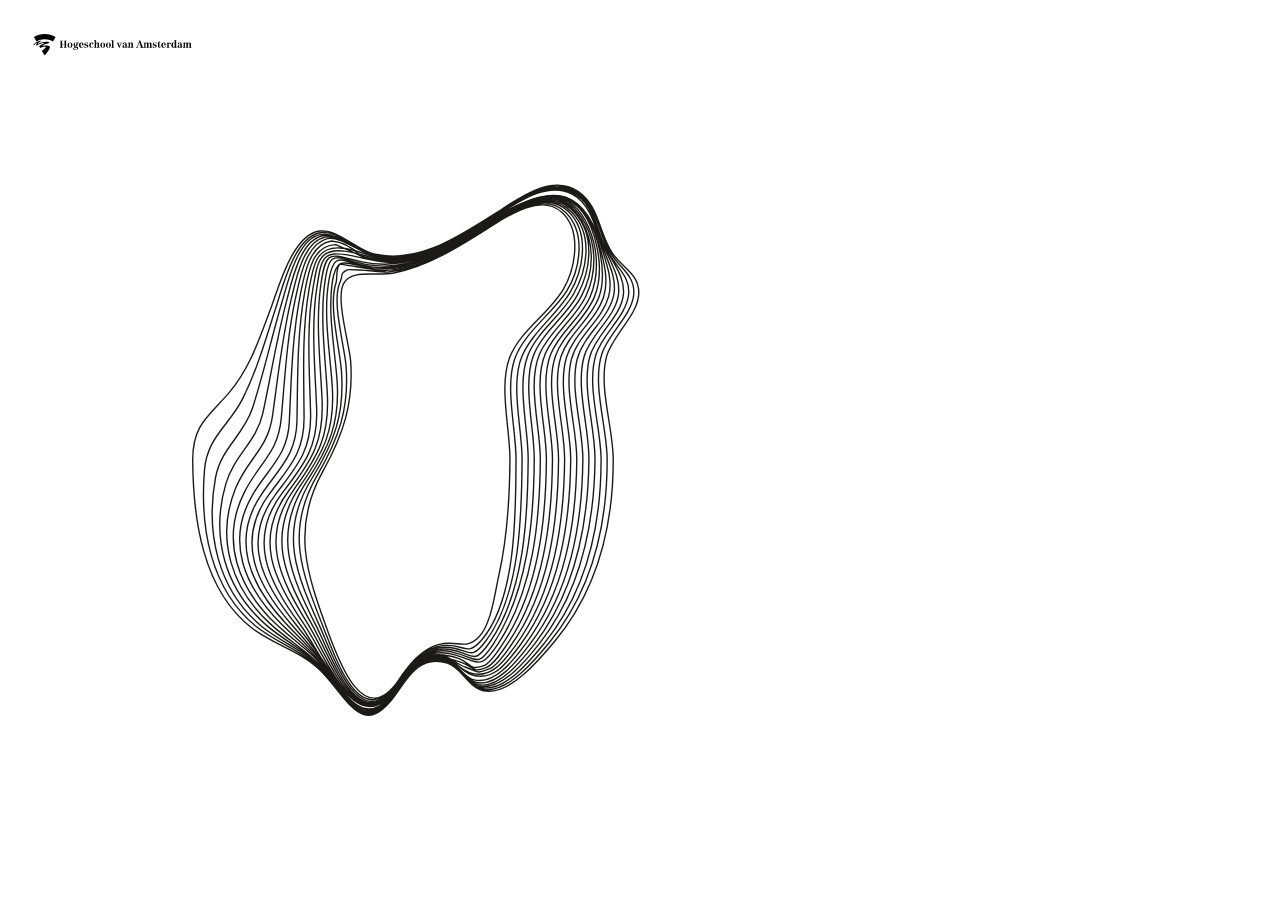
<file: index.html>
<!DOCTYPE html>
<html lang="en">
<head>
  <!-- Meta Data Contains Data about the data -->
  <meta charset="UTF-8">
  <meta name="viewport" content="width=device-width, initial-scale=1.0">
  <meta http-equiv="X-UA-Compatible" content="ie=edge">
  <link rel="stylesheet" type="text/css" href="style.css">
  <link rel="apple-touch-icon" sizes="180x180" href="./assets/icons/apple-touch-icon.png">
  <link rel="icon" type="image/png" sizes="32x32" href="./assets/icons/favicon-32x32.png">
  <link rel="icon" type="image/png" sizes="16x16" href="./assets/icons/favicon-16x16.png">
  <link rel="manifest" href="./assets/icons/site.webmanifest">
  <link rel="shortcut icon" href="./assets/icons/favicon.ico">
  <meta name="msapplication-TileColor" content="#da532c">
  <meta name="msapplication-config" content="./assets/icons/browserconfig.xml">
  <meta name="theme-color" content="#ff0000">
  <meta property="og:site_name" content="Hogeschool van Amsterdam">
  <meta property="og:title" content="Outburst Amsterdam">
  <meta property="og:url" content="http://outburst.amsterdam">
  <meta property="og:type" content="website">
  <meta property="og:description" content="The annual event celebrating the most outstanding work in ICT, fashion, digital interactive design, media & communication.">
  <meta property="og:image:url" content="./assets/share-image.jpg">
  <meta property="og:image" content="./assets/share-image.jpg">
  <title>Outburst Amsterdam - Unleash Creativity</title>
</head>
<body class="home">
  <main>
    <img class="hva-logo" src="./assets/hva-logo-dark-NL.svg" alt="University logo"">
    <div class="left">
        <img src="./assets/logo.svg" alt="Outburst dynamic logo">
        <span class="display">
          Un-<br>l<i>e</i>ash<br>
          Cre-<br>
          a<i>t</i>ivity
        </span>
    </div>
    <div class="right">
      <time datetime="2019-01-07">July 1-5</time>
      <h1>Outburst<br><span class="subtitle">Amsterdam</span></h1>
      <h2>THE ANNUAL EVENT CELEBRATING THE MOST OUTSTANDING WORK IN ICT, FASHION, DIGITAL INTERACTIVE DESIGN, MEDIA & COMMUNICATION</h2>
      <a class="secondary" href="/location">Location</a>
      <a class="primary" href="/program">Program</a><br /> 
                                        <br />  
                                        <br /> 
        <a class="primary" href="mailto:communicatie-fdmci@hva.nl"> contact</a><br /> 
       
    </div>
  </main>
</body>
</html>
</file>
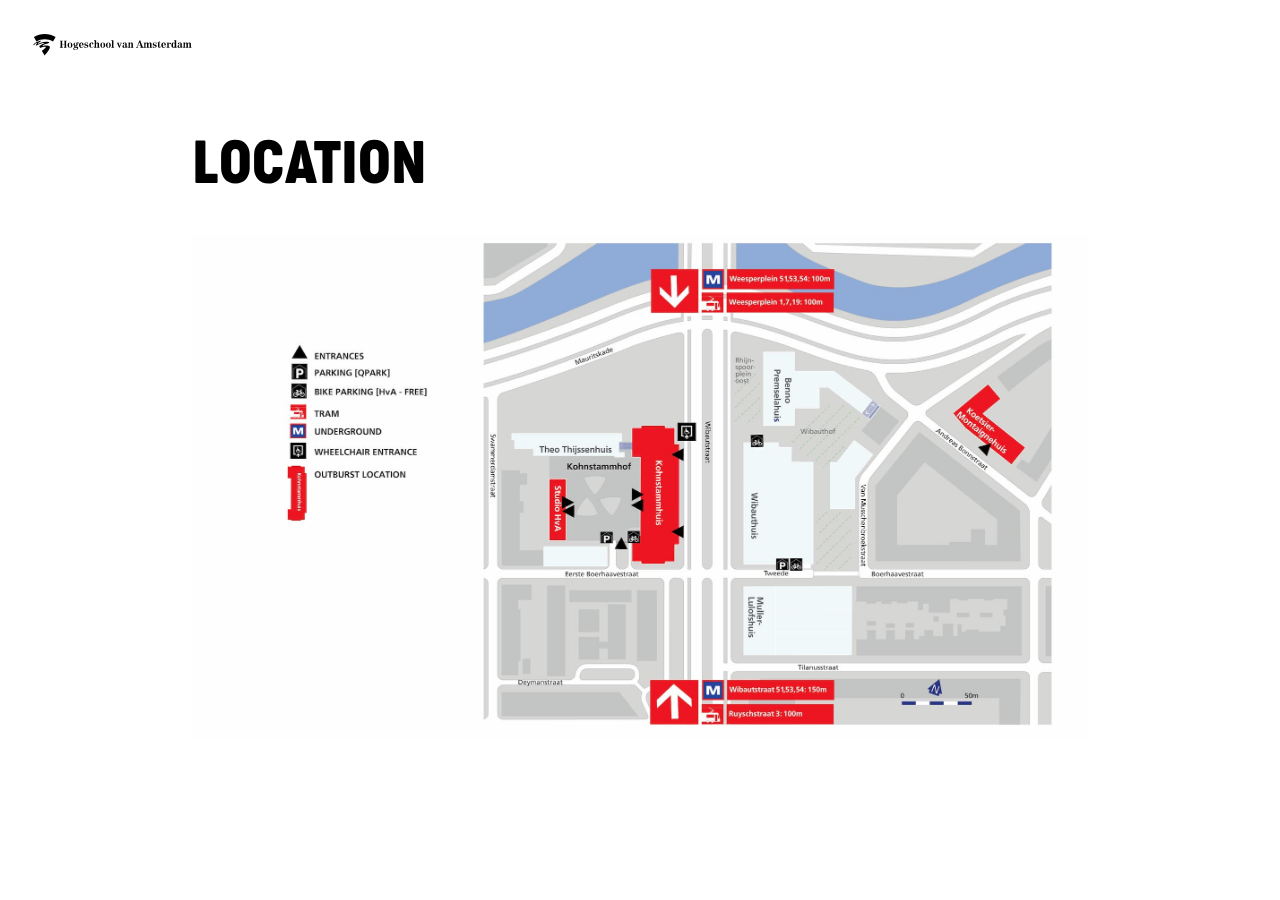
<file: location/index.html>
<!DOCTYPE html>
<html lang="en">
<head>
  <meta charset="UTF-8">
  <meta name="viewport" content="width=device-width, initial-scale=1.0">
  <meta http-equiv="X-UA-Compatible" content="ie=edge">
  <link rel="stylesheet" type="text/css" href="/style.css">
  <link rel="apple-touch-icon" sizes="180x180" href="./assets/icons/apple-touch-icon.png">
  <link rel="icon" type="image/png" sizes="32x32" href="./assets/icons/favicon-32x32.png">
  <link rel="icon" type="image/png" sizes="16x16" href="./assets/icons/favicon-16x16.png">
  <link rel="manifest" href="./assets/icons/site.webmanifest">
  <link rel="shortcut icon" href="./assets/icons/favicon.ico">
  <meta name="msapplication-TileColor" content="#da532c">
  <meta name="msapplication-config" content="./assets/icons/browserconfig.xml">
  <meta name="theme-color" content="#ffffff">
  <title>Outburst - Unleash Creativity</title>
</head>
<body>
    <a href="https://outburst.amsterdam/"><img class="hva-logo" src="/assets/hva-logo-dark-NL.svg" alt="University logo""></a>
    <section class="default location">
    <div class="container">
    <h1> Location </h1>
      <img src="/assets/hva-locations-map.jpg" alt="Map of the Amstelcampus showing all locations">
    </div>
    </section>
</body>
</file>
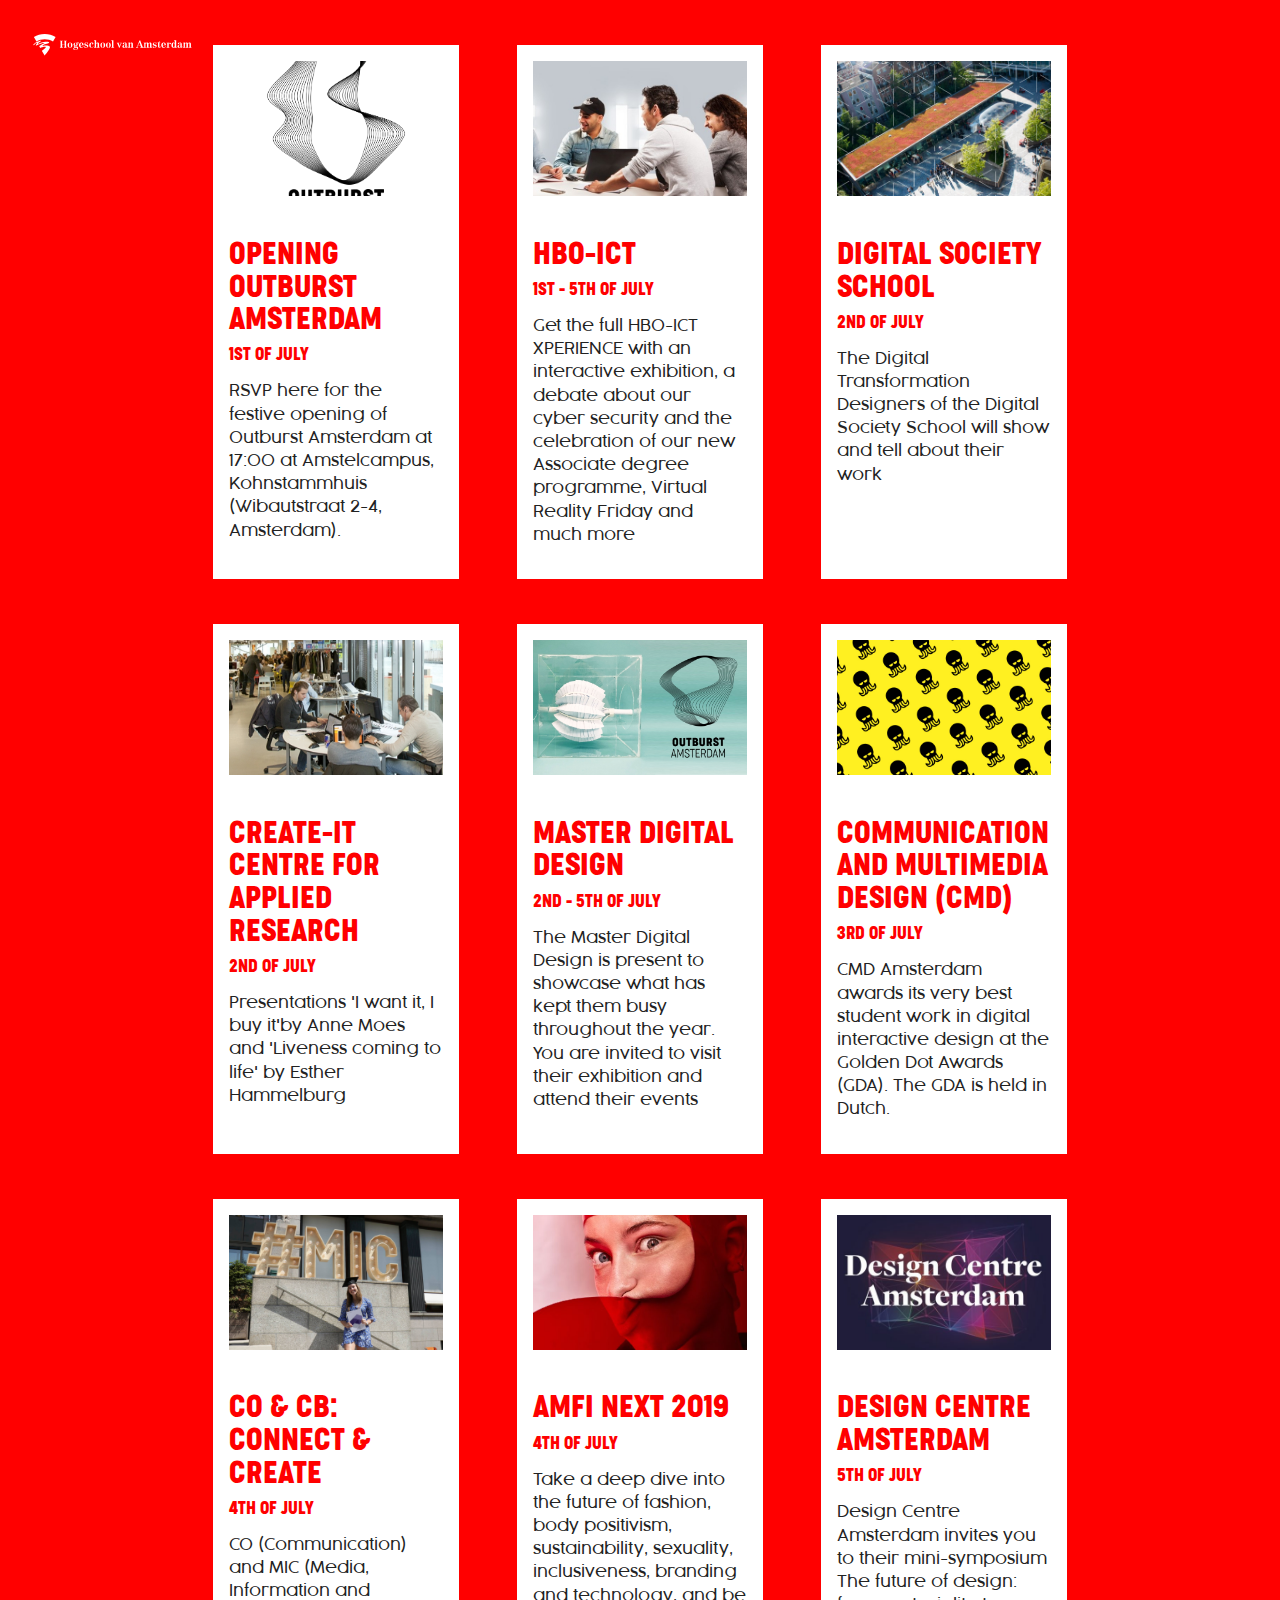
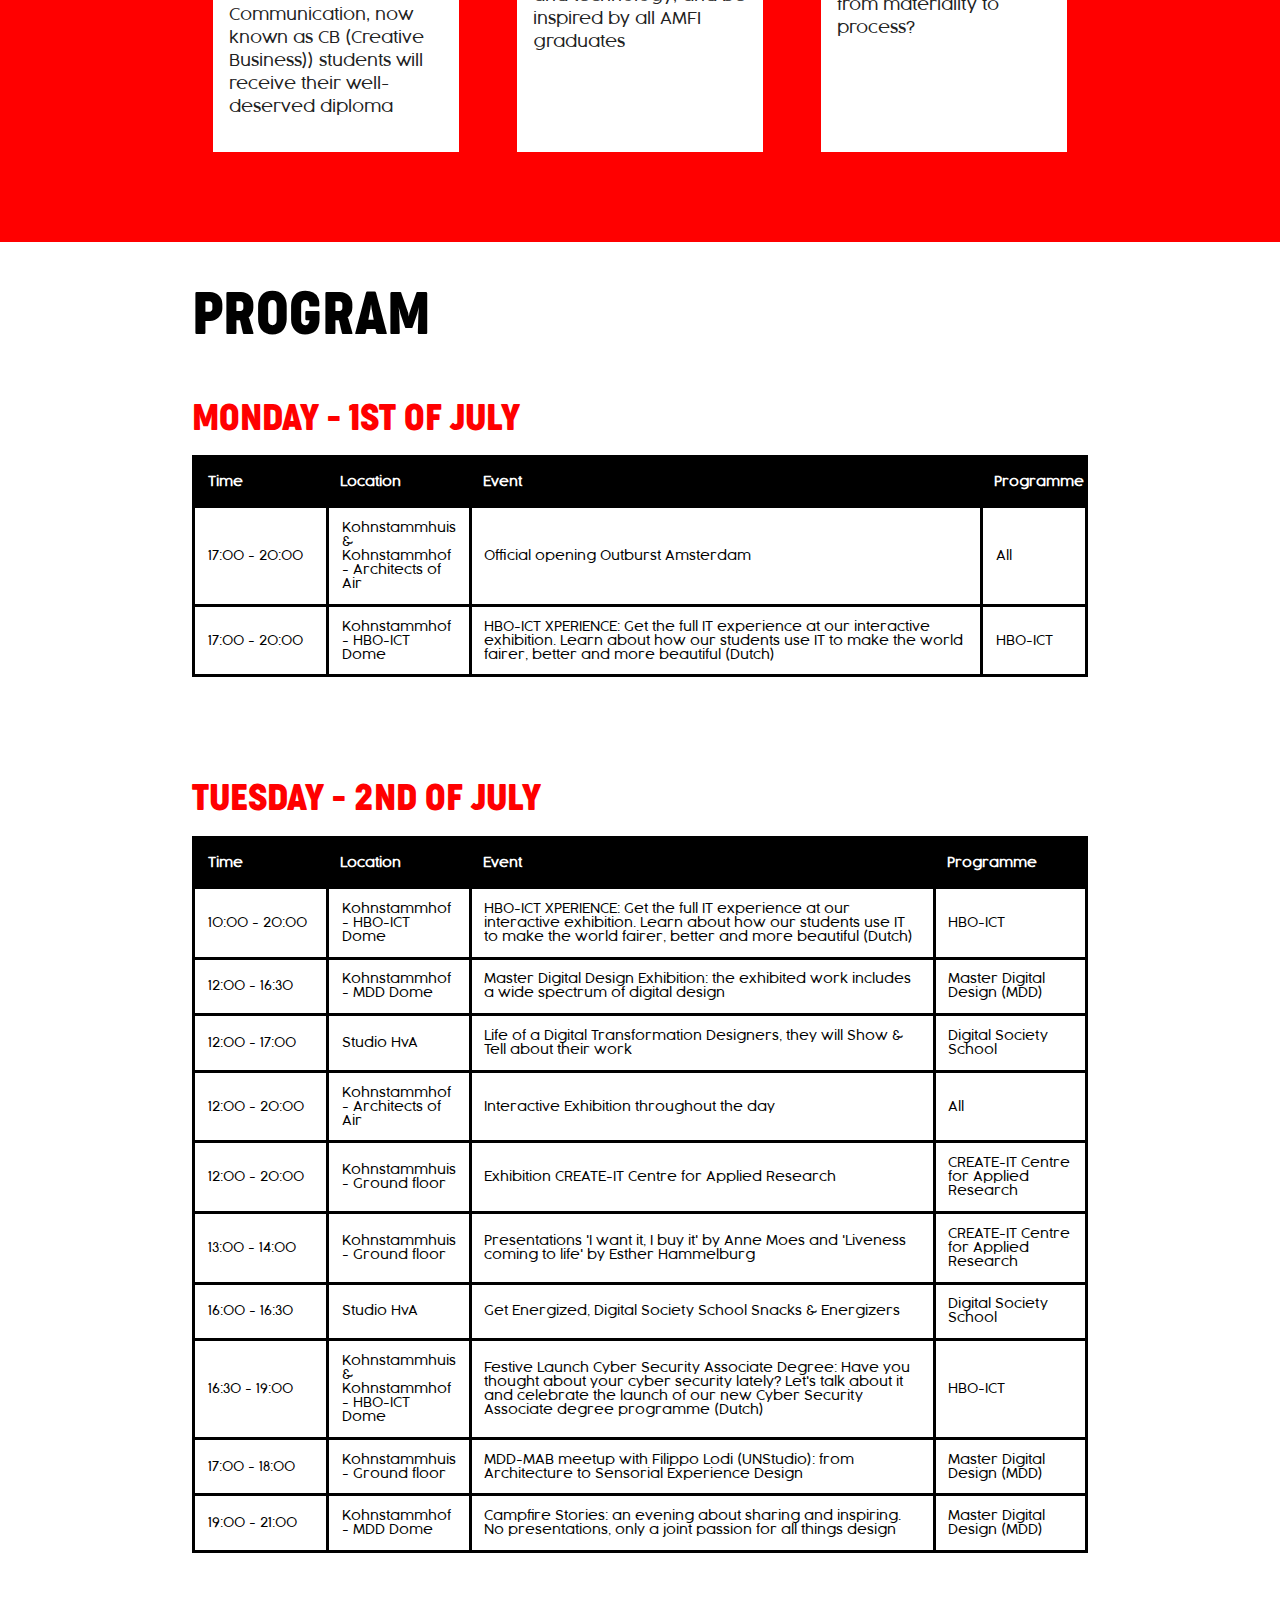
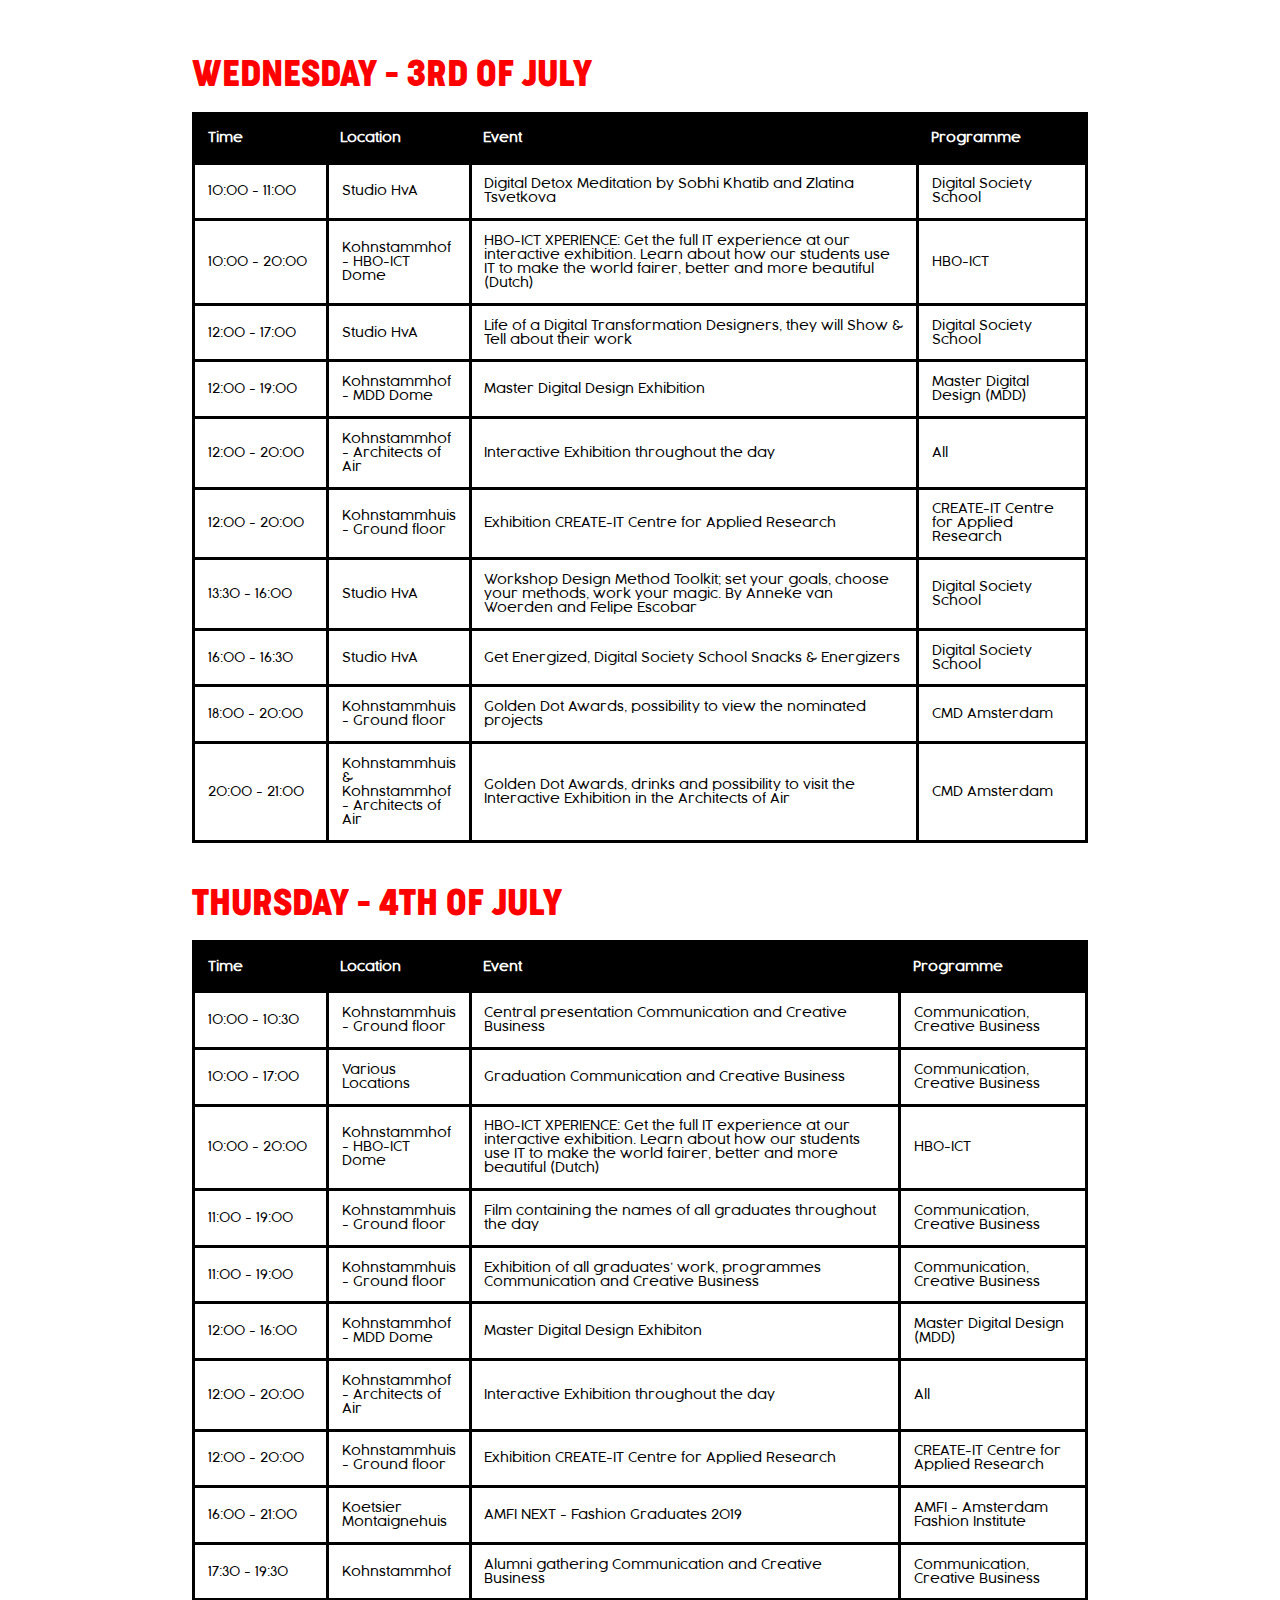
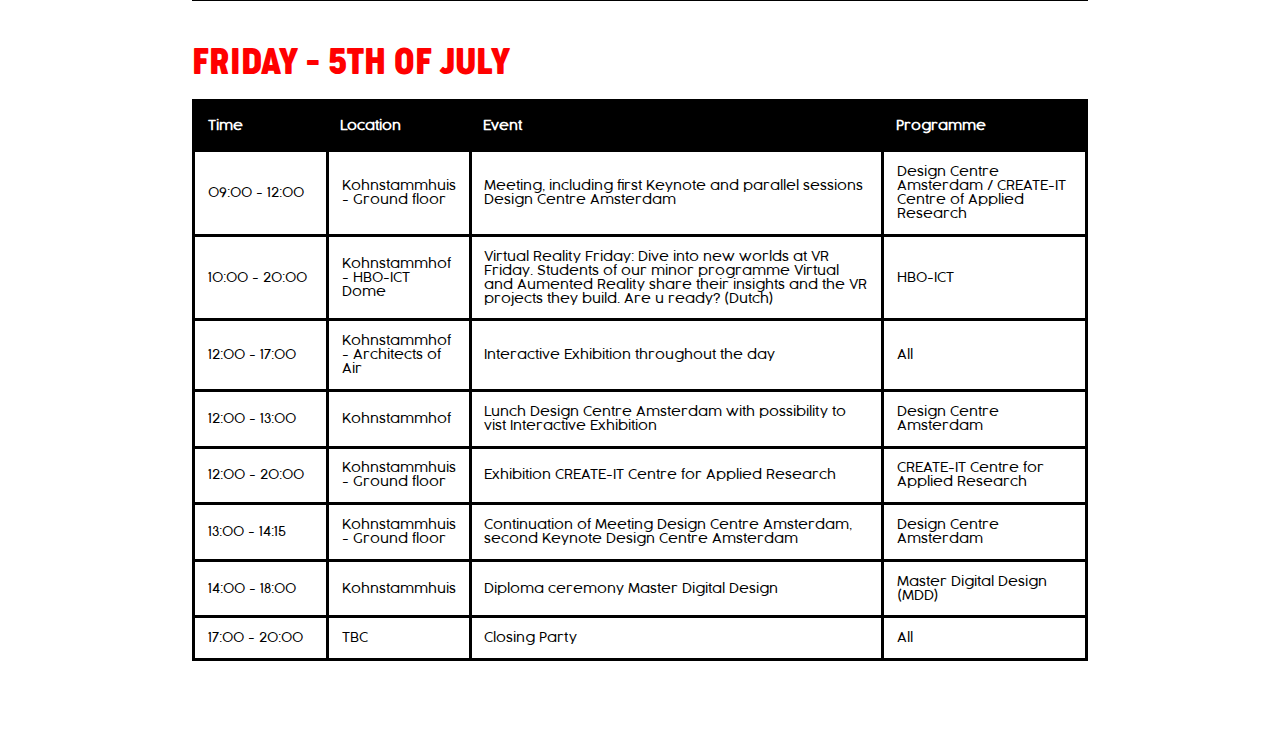
<file: program/index.html>
<!DOCTYPE html>
<html lang="en">
<head>
  <meta charset="UTF-8">
  <meta name="viewport" content="width=device-width, initial-scale=1.0">
  <meta http-equiv="X-UA-Compatible" content="ie=edge">
  <link rel="stylesheet" type="text/css" href="/style.css">
  <link rel="apple-touch-icon" sizes="180x180" href="./assets/icons/apple-touch-icon.png">
  <link rel="icon" type="image/png" sizes="32x32" href="./assets/icons/favicon-32x32.png">
  <link rel="icon" type="image/png" sizes="16x16" href="./assets/icons/favicon-16x16.png">
  <link rel="manifest" href="./assets/icons/site.webmanifest">
  <link rel="shortcut icon" href="./assets/icons/favicon.ico">
  <meta name="msapplication-TileColor" content="#da532c">
  <meta name="msapplication-config" content="./assets/icons/browserconfig.xml">
  <meta name="theme-color" content="#ffffff">
  <title>Outburst Amsterdam - Unleash Creativity</title>
</head>
<body>
    <a href="https://outburst.amsterdam/"><img class="hva-logo" src="/assets/hva-logo-light-NL.svg" alt="University logo""></a>
    <section class="showcase">
  <div class="container">
    <article>
  <a href="https://www.hva.nl/forms/faculteiten/nl/fdmci/outburst/">
    <img src="/assets/showcase-outburst.png">
       <h4>Opening Outburst Amsterdam</h4>
         <time datetime="2018-07-07">1st of July</time>
    <p>RSVP here for the festive opening of Outburst Amsterdam at 17:00 at Amstelcampus, Kohnstammhuis (Wibautstraat 2-4, Amsterdam). </p>
  </a>
</article>
      <article>
  <a href="http://www.hva.nl/opleiding/hbo-ict/meer-informatie/outburst-amsterdam-2019/hbo-ict-evenement.html">
    <img src="/assets/showcase-ict.jpg">
           <h4>HBO-ICT</h4> 
        <time datetime="2018-07-07">1st - 5th of July</time>
    <p>Get the full HBO-ICT XPERIENCE with an interactive exhibition, a debate about our cyber security and the celebration of our new Associate degree programme, Virtual Reality Friday and much more</p>
  </a>
</article>
        <article>
  <a href="https://digitalsocietyschool.org/event/dss-program-during-outburst/">
    <img src="/assets/showcase-dss.jpg">
      <h4>Digital Society School</h4>
        <time datetime="2018-07-07">2nd of July</time>
    <p>The Digital Transformation Designers of the Digital Society School will show and tell about their work</p>
  </a>
</article>
<article>
  <a href="http://www.hva.nl/create-it/gedeelde-content/evenementen/evenementen/2019/07/crossmedia-at-outburst.html">
    <img src="/assets/showcase-kennis.jpg">
       <h4>CREATE-IT CENTRE FOR APPLIED RESEARCH</h4>
       <time datetime="2018-07-07">2nd of July</time>
      <p> Presentations 'I want it, I buy it'by Anne Moes and 'Liveness coming to life' by Esther Hammelburg</p>
  </a>
</article>
      <article>
  <a href="https://www.masterdigitaldesign.com/news/outburst">
    <img src="/assets/showcase-dd.jpg">
        <h4>Master Digital Design</h4>
      <time datetime="2018-07-07">2nd - 5th of July</time>
    <p>The Master Digital Design is present to showcase what has kept them busy throughout the year. You are invited to visit their exhibition and attend their events</p>
  </a>
</article>
      <article>
  <a href="https://www.cmd-amsterdam.nl/gda-2019/">
    <img src="/assets/showcase-cmd-gda.jpg">
          <h4>Communication and Multimedia Design (CMD)</h4>
      <time datetime="2018-07-07">3rd of July</time>
    <p>CMD Amsterdam awards its very best student work in digital interactive design at the Golden Dot Awards (GDA). The GDA is held in Dutch. </p>
  </a>
</article>
<article>
  <a href="http://www.connectcreate.nl">
    <img src="/assets/showcase-cb.jpg">
       <h4>CO &amp; CB: Connect &amp; Create</h4>
      <time datetime="2018-07-07">4th of July</time>
   <p>CO (Communication) and MIC (Media, Information and Communication, now known as CB (Creative Business)) students will receive their well-deserved diploma</p>
  </a>
</article>
      <article>
      <a href="http://amfi.nl/next/">
      <img src="/assets/showcase-amfi.jpg">
      <h4>AMFI NEXT 2019</h4>
            <time datetime="2018-07-07">4th of July</time>
      <p>Take a deep dive into the future of fashion, body positivism, sustainability, sexuality, inclusiveness, branding and technology, and be inspired by all AMFI graduates </p>
      </a>
      </article>
         <article>
      <a href="http://www.designcentre.amsterdam/">
      <img src="/assets/showcase-dca.PNG">
      <h4>Design Centre Amsterdam</h4> 
      <time datetime="2018-07-07">5th of July</time>
      <p>Design Centre Amsterdam invites you to their mini-symposium The future of design: from materiality to process? </p>
      </a>
      </article>
  </div>
</section>
<section class="default">

  <h1> Program </h1>

  <h2>Monday - 1st of July</h2>

  <div>
    <table>
      <tr>
        <th>Time</th>
        <th>Location</th>
        <th>Event</th>
        <th>Programme</th>
      </tr>
        <tr>
          <td> 17:00 - 20:00 </td>
          <td> Kohnstammhuis & Kohnstammhof - Architects of Air </td>
          <td> Official opening Outburst Amsterdam</td>
          <td> All </td>
        </tr>
        <tr>
          <td> 17:00 - 20:00 </td>
          <td> Kohnstammhof - HBO-ICT Dome</td>
          <td> HBO-ICT XPERIENCE: Get the full IT experience at our interactive exhibition. Learn about how our students use IT to make the world fairer, better and more beautiful (Dutch)</td>
          <td> HBO-ICT</td>
        </tr>
    </table>
  </div>

  <h2>Tuesday - 2nd of July</h2>

  <div>
    <table>
      <tr>
        <th>Time</th>
        <th>Location</th>
        <th>Event</th>
        <th>Programme</th>
      </tr>
       <tr>
          <td> 10:00 - 20:00 </td>
          <td> Kohnstammhof - HBO-ICT Dome</td>
          <td> HBO-ICT XPERIENCE: Get the full IT experience at our interactive exhibition. Learn about how our students use IT to make the world fairer, better and more beautiful (Dutch)</td>
          <td> HBO-ICT</td>
        </tr>
        <tr>
          <td> 12:00 - 16:30 </td>
          <td> Kohnstammhof - MDD Dome</td>
          <td> Master Digital Design Exhibition: the exhibited work includes a wide spectrum of digital design </td>
          <td> Master Digital Design (MDD)</td>
        </tr>
        <tr>
          <td> 12:00 - 17:00 </td>
          <td> Studio HvA</td>
          <td> Life of a Digital Transformation Designers, they will Show &amp; Tell about their work</td>
          <td> Digital Society School</td>
        </tr>
        <tr>
          <td> 12:00 - 20:00 </td>
          <td> Kohnstammhof - Architects of Air</td>
          <td> Interactive Exhibition throughout the day</td>
          <td> All</td>
        </tr>
        <tr>
          <td> 12:00 - 20:00 </td>
          <td> Kohnstammhuis - Ground floor</td>
          <td> Exhibition CREATE-IT Centre for Applied Research</td>
          <td> CREATE-IT Centre for Applied Research</td>
        </tr>
        <tr>
          <td> 13:00 - 14:00 </td>
          <td> Kohnstammhuis - Ground floor</td>
          <td> Presentations 'I want it, I buy it' by Anne Moes and 'Liveness coming to life' by Esther Hammelburg</td>
          <td> CREATE-IT Centre for Applied Research</td>
        </tr>
        <tr>
          <td> 16:00 - 16:30 </td>
          <td> Studio HvA</td>
          <td> Get Energized, Digital Society School Snacks &amp; Energizers</td>
          <td> Digital Society School</td>
        </tr>
        <tr>
          <td> 16:30 - 19:00 </td>
          <td> Kohnstammhuis & Kohnstammhof - HBO-ICT Dome </td>
          <td> Festive Launch Cyber Security Associate Degree: Have you thought about your cyber security lately? Let's talk about it and celebrate the launch of our new Cyber Security Associate degree programme (Dutch)</td>
          <td> HBO-ICT</td>
        </tr>
        <tr>
          <td> 17:00 - 18:00 </td>
          <td> Kohnstammhuis - Ground floor</td>
          <td> MDD-MAB meetup with Filippo Lodi (UNStudio): from Architecture to Sensorial Experience Design</td>
          <td> Master Digital Design (MDD)</td>
        </tr>
        <tr>
          <td> 19:00 - 21:00 </td>
          <td> Kohnstammhof - MDD Dome</td>
          <td> Campfire Stories: an evening about sharing and inspiring. No presentations, only a joint passion for all things design</td>
          <td> Master Digital Design (MDD)</td>
        </tr>
    </table>
  </div>

  <h2>Wednesday - 3rd of July</h2>

  <table>
    <tr>
      <th>Time</th>
      <th>Location</th>
      <th>Event</th>
      <th>Programme</th>
    </tr>
      <tr>
        <td> 10:00 - 11:00 </td>
        <td> Studio HvA</td>
        <td> Digital Detox Meditation by Sobhi Khatib and Zlatina Tsvetkova</td>
        <td> Digital Society School</td>
      </tr>
      <tr>
          <td> 10:00 - 20:00 </td>
          <td> Kohnstammhof - HBO-ICT Dome</td>
          <td> HBO-ICT XPERIENCE: Get the full IT experience at our interactive exhibition. Learn about how our students use IT to make the world fairer, better and more beautiful (Dutch)</td>
          <td> HBO-ICT</td>
        </tr>
        <tr>
        <td> 12:00 - 17:00 </td>
        <td> Studio HvA</td>
        <td> Life of a Digital Transformation Designers, they will Show &amp; Tell about their work</td>
        <td> Digital Society School</td>
      </tr>
       <tr>
        <td> 12:00 - 19:00 </td>
        <td> Kohnstammhof - MDD Dome</td>
        <td> Master Digital Design Exhibition</td>
        <td> Master Digital Design (MDD)</td>
      </tr>
      <tr>
        <td> 12:00 - 20:00 </td>
        <td> Kohnstammhof - Architects of Air</td>
        <td> Interactive Exhibition throughout the day</td>
        <td> All</td>
      </tr>
      <tr>
        <td> 12:00 - 20:00 </td>
        <td> Kohnstammhuis - Ground floor</td>
        <td> Exhibition CREATE-IT Centre for Applied Research</td>
        <td> CREATE-IT Centre for Applied Research</td>
      </tr>
      <tr>
        <td> 13:30 - 16:00 </td>
        <td> Studio HvA</td>
        <td> Workshop Design Method Toolkit; set your goals, choose your methods, work your magic. By Anneke van Woerden and Felipe Escobar </td>
        <td> Digital Society School</td>
      </tr>
      <tr>
        <td> 16:00 - 16:30 </td>
        <td> Studio HvA</td>
        <td> Get Energized, Digital Society School Snacks &amp; Energizers</td>
        <td> Digital Society School</td>
      </tr>
      <tr>
        <td> 18:00 - 20:00 </td>
        <td> Kohnstammhuis - Ground floor</td>
        <td> Golden Dot Awards, possibility to view the nominated projects</td>
        <td> CMD Amsterdam</td>
      </tr>
      <tr>
        <td> 20:00 - 21:00 </td>
        <td> Kohnstammhuis & Kohnstammhof - Architects of Air</td>
        <td> Golden Dot Awards, drinks and possibility to visit the Interactive Exhibition in the Architects of Air</td>
        <td> CMD Amsterdam</td>
      </tr>
  </table>

  <h2>Thursday - 4th of July</h2>

  <table>
    <tr>
      <th>Time</th>
      <th>Location</th>
      <th>Event</th>
      <th>Programme</th>
    </tr>
      <tr>
        <td> 10:00 - 10:30 </td>
        <td> Kohnstammhuis - Ground floor</td>
        <td> Central presentation Communication and Creative Business</td>
        <td> Communication, Creative Business</td>
      </tr>
      <tr>
        <td> 10:00 - 17:00 </td>
        <td> Various Locations</td>
        <td> Graduation Communication and Creative Business</td>
        <td> Communication, Creative Business</td>
      </tr>
      <tr>
          <td> 10:00 - 20:00 </td>
          <td> Kohnstammhof - HBO-ICT Dome</td>
          <td> HBO-ICT XPERIENCE: Get the full IT experience at our interactive exhibition. Learn about how our students use IT to make the world fairer, better and more beautiful (Dutch)</td>
          <td> HBO-ICT</td>
        </tr>
        <tr>
        <td> 11:00 - 19:00 </td>
        <td> Kohnstammhuis - Ground floor</td>
        <td> Film containing the names of all graduates throughout the day</td>
        <td> Communication, Creative Business</td>
      </tr>
      <tr>
        <td> 11:00 - 19:00 </td>
        <td> Kohnstammhuis - Ground floor</td>
        <td> Exhibition of all graduates’ work, programmes Communication and Creative Business</td>
        <td> Communication, Creative Business</td>
      </tr>
      <tr>
        <td> 12:00 - 16:00 </td>
        <td> Kohnstammhof - MDD Dome</td>
        <td> Master Digital Design Exhibiton</td>
        <td> Master Digital Design (MDD)</td>
      </tr>
      <tr>
        <td> 12:00 - 20:00 </td>
        <td> Kohnstammhof - Architects of Air</td>
        <td> Interactive Exhibition throughout the day</td>
        <td> All</td>
      </tr>
      <tr>
        <td> 12:00 - 20:00 </td>
        <td> Kohnstammhuis - Ground floor</td>
        <td> Exhibition CREATE-IT Centre for Applied Research</td>
        <td> CREATE-IT Centre for Applied Research</td>
      </tr>  
      <tr>
        <td> 16:00 - 21:00 </td>
        <td> Koetsier Montaignehuis</td>
        <td> AMFI NEXT - Fashion Graduates 2019</td>
        <td> AMFI - Amsterdam Fashion Institute</td>
      </tr>
      <tr>
        <td> 17:30 - 19:30 </td>
        <td> Kohnstammhof</td>
        <td> Alumni gathering Communication and Creative Business</td>
        <td> Communication, Creative Business</td>
      </tr>
  </table>

  <h2>Friday - 5th of July</h2>

  <table>
    <tr>
      <th>Time</th>
      <th>Location</th>
      <th>Event</th>
      <th>Programme</th>
    </tr>
      <tr>
        <td> 09:00 - 12:00 </td>
        <td> Kohnstammhuis - Ground floor</td>
        <td> Meeting, including first Keynote and parallel sessions Design Centre Amsterdam</td>
        <td> Design Centre Amsterdam / CREATE-IT Centre of Applied Research</td>
      </tr>
      <tr>
        <td> 10:00 - 20:00 </td>
        <td> Kohnstammhof - HBO-ICT Dome</td>
        <td> Virtual Reality Friday: Dive into new worlds at VR Friday. Students of our minor programme Virtual and Aumented Reality share their insights and the VR projects they build. Are u ready? (Dutch)</td>
        <td> HBO-ICT</td>
      </tr>
      <tr>
        <td> 12:00 - 17:00 </td>
        <td> Kohnstammhof - Architects of Air</td>
        <td> Interactive Exhibition throughout the day</td>
        <td> All</td>
      </tr>
      <tr>
        <td> 12:00 - 13:00 </td>
        <td> Kohnstammhof</td>
        <td> Lunch Design Centre Amsterdam with possibility to vist Interactive Exhibition</td>
        <td> Design Centre Amsterdam</td>
      </tr>
      <tr>
        <td> 12:00 - 20:00 </td>
        <td> Kohnstammhuis - Ground floor</td>
        <td> Exhibition CREATE-IT Centre for Applied Research</td>
        <td> CREATE-IT Centre for Applied Research</td>
      </tr>
      <tr>
        <td> 13:00 - 14:15 </td>
        <td> Kohnstammhuis - Ground floor</td>
        <td> Continuation of Meeting Design Centre Amsterdam, second Keynote Design Centre Amsterdam</td>
        <td> Design Centre Amsterdam</td>
      </tr>
      <tr>
        <td> 14:00 - 18:00 </td>
        <td> Kohnstammhuis</td>
        <td> Diploma ceremony Master Digital Design</td>
        <td> Master Digital Design (MDD)</td>
      </tr>
      <tr>
        <td> 17:00 - 20:00 </td>
        <td> TBC</td>
        <td> Closing Party</td>
        <td> All</td>
      </tr>
  </table>
  </section>
</body>
</file>
<file: style.css>
@font-face {
  font-family: 'Cocogoose-Condensed';
  src:
    url('./assets/fonts/CocogooseCondensed-Regular.woff') format('woff');
  font-style: normal;
  font-weight: 400;
}

@font-face {
  font-family: 'Cocogoose-Condensed';
  src:
    url('./assets/fonts/CocogooseCondensed-LightItalic.woff') format('woff');
  font-style: italic;
  font-weight: 300;
}

@font-face {
  font-family: 'Cocogoose-Pro';
  src:
    url('./assets/fonts/CocogoosePro-Light.woff') format('woff');
  font-style: normal;
  font-weight: 300;
}

@font-face {
  font-family: 'Cocogoose-Condensed';
  src:
    url('./assets/fonts/CocogooseCondensed-Light.woff') format('woff');
  font-style: normal;
  font-weight: 300;
}


body {
  font-family: 'Cocogoose-Condensed', sans-serif;
  margin: 0;
}

main {
  display: flex;
  align-items: center;
}

.left {
  display: flex;
  justify-content: center;
  align-items: center;
  position: relative;
  width: 50%;
  animation: zoomIn 2s ease;
}

.left span {
  position: absolute;
}

.right {
  text-align: right;
  width: 50%;
  opacity: 0;
  animation: fadeInRight 1.5s ease 2s forwards;
}

.subtitle {
  font-family: 'Cocogoose-Condensed', sans-serif;
  font-weight: 300;
}

.display {
  font-size: 8em;
  line-height: 0.8;
  color: #FF0000;
  text-transform: uppercase;
  margin-left: 8vw;
  opacity: 0;
  animation: fade 2s ease 1.5s forwards;

}

time {
  font-size: 2em;
  color: #FF0000;
  text-transform: uppercase;
}

h1 {
  font-size: 3.5em;
  text-transform: uppercase;
}

h1:first-line {
  font-style: normal;
}

h2, h3, h4 {
  font-family: 'Cocogoose-Pro', sans-serif;
  font-weight: 300;
  line-height: 1.75;
  font-size: 1em;
}

h3 {
  color: #FF0000;
  margin-bottom: 5vh;
}

h4 {
  text-transform: uppercase;
  vertical-align: super;
  font-size: 0.8em;
}

.right h2 {
  max-width: 65%;
  margin-left: 35%;
  margin-bottom: 5vh;
}

img {
  z-index: 1;
  max-width: 100%;
}

.hva {
  margin-left: 2em;
}

main a {
  background: #FF0000;
  text-decoration: none;
  padding: 0.7em 1.2em;
  color: #fff;
  text-transform: uppercase;
  transition: all 250ms ease;
}

.secondary {
  background: #000;
  margin-right: 1em;
}

.primary:hover,
.primary:focus {
  background: rgb(218, 0, 0);
}

.secondary:hover,
.secondary:focus {
  background: rgb(63, 63, 63);
}

a:focus {
  outline: 3px dotted #FF0000;
}

.display i {
  margin-left: -20px;
}

.hva-logo {
  position: absolute;
  top: 0;
  left: 0;
  padding: 1em;
  width: 12em;
}

@media only screen and (max-width: 1000px) {
  main {
    flex-direction: column;
    height: 100%;
  }

  body {
    margin-top: 5vh;
    margin-bottom: 5vh;
    height: 100%;
  }

  .left, .right {
    width: 100%;
  }

  .right {
    text-align: left;
    margin-top: 10vh;
    margin-bottom: 10vh;
  }

  .left {
    margin-top: 10vh;
  }

  .right h2 {
    max-width: 100%;
    margin-left: 0%;
  }

  h2 {
    margin-left: 0%;
    max-width: 100%;
  }

  h1 {
    font-size: 2.5em;
  }

  time {
    font-size: 1.5em;
  }

  .display {
    font-size: 4em;
  }

  .hva-logo {
    margin-left: 5vw;
  }

  .showcase {
    grid-template-columns: 5vw 1fr 5vw !important;
    grid-column: 1/-1 !important;
  }

  article {
    max-width: 100% !important;
  }
}

table {
  border-collapse: collapse;
  width: 100%;
  border: solid 0.2rem #000;
  font-family: 'Cocogoose-Pro', sans-serif;
  font-weight: 300;
  font-size: 0.8em;
}

table td {
  padding: 1em;
  border: solid 0.2rem #000;
}

table td:first-child {
  width: 15%;
}

table td:nth-child(2) {
  width: 15%;
}




table th {
  background: #000;
  color: #fff;
  height: 5vh;
  text-align: left;
  padding-left: 1em;
}

.default h2 {
  font-size: 2.2em;
  font-family: 'Cocogoose-Condensed',sans-serif;
  font-weight: 400;
  color: #FF0000;
  text-transform: uppercase;
  margin-bottom: 0.2em;
}

.default {
  margin-top: 10vh;
  max-width: 70vw;
  margin: 0 auto;
}

table:last-child {
  margin-bottom: 10vh;
}


@keyframes fadeInDown {
  from {
    opacity: 0;
    -webkit-transform: translate3d(0, -20%, 0);
    transform: translate3d(0, -20%, 0);
  }

  to {
    opacity: 1;
    -webkit-transform: translate3d(0, 0, 0);
    transform: translate3d(0, 0, 0);
  }
}

@keyframes zoomIn {
  from {
    opacity: 0;
    -webkit-transform: scale3d(0.3, 0.3, 0.3);
    transform: scale3d(0.3, 0.3, 0.3);
  }

  100% {
    opacity: 1;
  }
}

@keyframes fade {
  from {
    opacity: 0;
  }

  to {
    opacity: 1;
  }
}

@keyframes fadeInRight {
  from {
    opacity: 0;
    -webkit-transform: translate3d(20%, 0, 0);
    transform: translate3d(20%, 0, 0);
  }

  to {
    opacity: 1;
    -webkit-transform: translate3d(0, 0, 0);
    transform: translate3d(0, 0, 0);
  }
}

article {
  background: #FFF;
  color: #222;
  padding: 1em;
  max-width: 25%;
  margin-bottom: 5vh;
  transition: all .25s ease;
}

article:hover {
  transform: translateY(-1%);
}

  article a {
    display: block;
    text-decoration: none;
    color: inherit;
  }

  article img {
    height: 15vh;
    width: 100%;
    object-fit: cover;
  }

  article h4 {
    color: #FF0000;
    font-size: 1.777em;
    font-family: 'Cocogoose-Condensed',sans-serif;
    font-weight: 400;
    line-height: 1.15;
    margin-bottom: 0.3em;
  }

  article time {
    font-size: 16px;
  }

  article p {
    font-family: 'Cocogoose-Pro', sans-serif;
    font-weight: 300;
    line-height: 1.45;
  }

  .showcase {
    display: grid;
    background: #FF0000;
    grid-template-columns: repeat(6, 1fr);
    padding: 5vh 0;
    margin-top: 0;
  }

  .container {
    grid-column: 2 / -2;
    display: flex;
    flex-wrap: wrap;
    justify-content: space-between;
  }

  .home {
    background: #fff;
    max-width: 70vw;
    height: 100vh;
    margin: 0 auto;
    display: flex;
    justify-content: center;
  }

  .location {
    margin-top: 10vh;
  }
</file>
